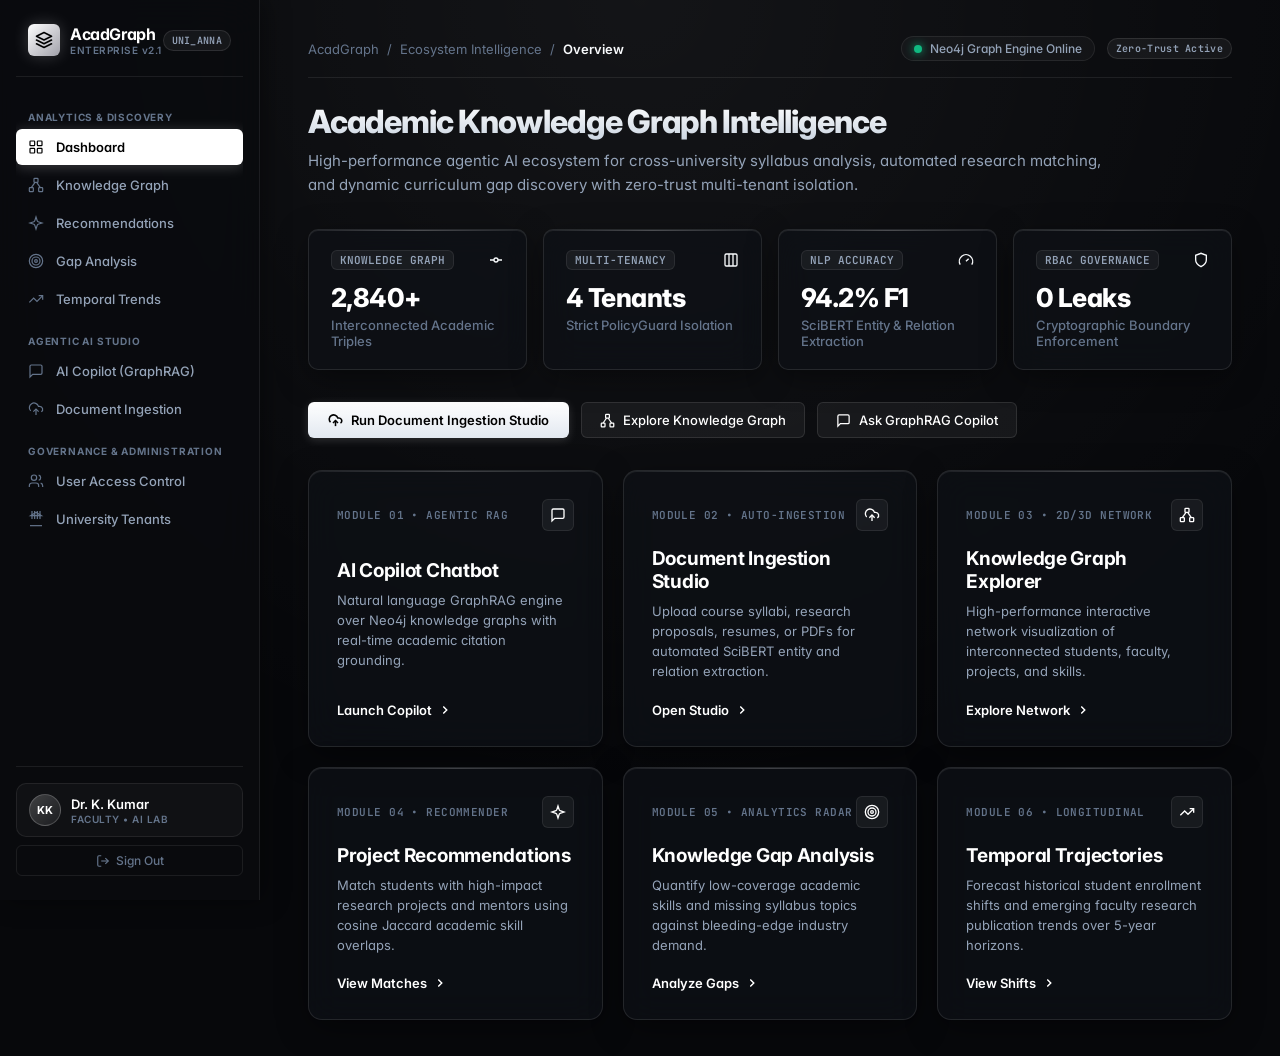
<file: templates/index.html>
<!doctype html>
<html lang="en">
  <head>
    <meta charset="UTF-8" />
    <meta name="viewport" content="width=device-width, initial-scale=1.0" />
    <title>AcadGraph Enterprise | Academic Knowledge Graph Intelligence</title>
    <link rel="stylesheet" href="/static/css/premium.css" />
  </head>
  <body>
    <!-- Left Sidebar -->
    <aside class="sidebar">
      <div class="brand">
        <a href="/" class="brand-wrapper">
          <div class="brand-icon">
            <svg viewBox="0 0 24 24" fill="none" stroke="currentColor" stroke-width="2.2" stroke-linecap="round" stroke-linejoin="round">
              <polygon points="12 2 2 7 12 12 22 7 12 2"></polygon>
              <polyline points="2 17 12 22 22 17"></polyline>
              <polyline points="2 12 12 17 22 12"></polyline>
            </svg>
          </div>
          <div>
            <div class="brand-text">AcadGraph</div>
            <div style="font-size: 10px; color: var(--text-muted); font-weight: 600; letter-spacing: 0.05em;">ENTERPRISE v2.1</div>
          </div>
        </a>
        <span class="badge-tenant" id="tenantPill">UNI_ANNA</span>
      </div>

      <div class="nav-sections">
        <div class="nav-group-title">Analytics & Discovery</div>
        <a href="/" class="nav-link active">
          <svg viewBox="0 0 24 24" fill="none" stroke="currentColor"><rect width="7" height="7" x="3" y="3" rx="1"/><rect width="7" height="7" x="14" y="3" rx="1"/><rect width="7" height="7" x="14" y="14" rx="1"/><rect width="7" height="7" x="3" y="14" rx="1"/></svg>
          <span>Dashboard</span>
        </a>
        <a href="/graph" class="nav-link">
          <svg viewBox="0 0 24 24" fill="none" stroke="currentColor"><rect x="16" y="16" width="6" height="6" rx="1"/><rect x="2" y="16" width="6" height="6" rx="1"/><rect x="9" y="2" width="6" height="6" rx="1"/><path d="m5 16 5.5-8"/><path d="m18.5 16-5.5-8"/></svg>
          <span>Knowledge Graph</span>
        </a>
        <a href="/recommendation" class="nav-link">
          <svg viewBox="0 0 24 24" fill="none" stroke="currentColor"><path d="m12 3-1.912 5.813a2 2 0 0 1-1.275 1.275L3 12l5.813 1.912a2 2 0 0 1 1.275 1.275L12 21l1.912-5.813a2 2 0 0 1 1.275-1.275L21 12l-5.813-1.912a2 2 0 0 1-1.275-1.275L12 3Z"/></svg>
          <span>Recommendations</span>
        </a>
        <a href="/knowledge-gap" class="nav-link">
          <svg viewBox="0 0 24 24" fill="none" stroke="currentColor"><circle cx="12" cy="12" r="10"/><circle cx="12" cy="12" r="6"/><circle cx="12" cy="12" r="2"/></svg>
          <span>Gap Analysis</span>
        </a>
        <a href="/temporal" class="nav-link">
          <svg viewBox="0 0 24 24" fill="none" stroke="currentColor"><polyline points="22 7 13.5 15.5 8.5 10.5 2 17"/><polyline points="16 7 22 7 22 13"/></svg>
          <span>Temporal Trends</span>
        </a>

        <div class="nav-group-title">Agentic AI Studio</div>
        <a href="/chat" class="nav-link">
          <svg viewBox="0 0 24 24" fill="none" stroke="currentColor"><path d="M21 15a2 2 0 0 1-2 2H7l-4 4V5a2 2 0 0 1 2-2h14a2 2 0 0 1 2 2z"/></svg>
          <span>AI Copilot (GraphRAG)</span>
        </a>
        <a href="/upload" class="nav-link">
          <svg viewBox="0 0 24 24" fill="none" stroke="currentColor"><path d="M4 14.899A7 7 0 1 1 15.71 8h1.79a4.5 4.5 0 0 1 2.5 8.242"/><path d="M12 12v9"/><path d="m16 16-4-4-4 4"/></svg>
          <span>Document Ingestion</span>
        </a>

        <div class="nav-group-title">Governance & Administration</div>
        <a href="/admin/users" class="nav-link">
          <svg viewBox="0 0 24 24" fill="none" stroke="currentColor"><path d="M16 21v-2a4 4 0 0 0-4-4H6a4 4 0 0 0-4 4v2"/><circle cx="9" cy="7" r="4"/><path d="M22 21v-2a4 4 0 0 0-3-3.87"/><path d="M16 3.13a4 4 0 0 1 0 7.75"/></svg>
          <span>User Access Control</span>
        </a>
        <a href="/admin/universities" class="nav-link">
          <svg viewBox="0 0 24 24" fill="none" stroke="currentColor"><line x1="3" x2="21" y1="22" y2="22"/><line x1="6" x2="6" y2="12"/><line x1="10" x2="10" y2="12"/><line x1="14" x2="14" y2="12"/><line x1="18" x2="18" y2="12"/><polygon points="12 2 20 7 4 7"/></svg>
          <span>University Tenants</span>
        </a>
      </div>

      <div class="user-footer" id="userFooter">
        <div class="user-card">
          <div class="user-avatar" id="userAvatar">KK</div>
          <div class="user-info">
            <div class="user-name" id="userName">Dr. K. Kumar</div>
            <div class="user-role" id="userRole">Faculty • AI Lab</div>
          </div>
        </div>
        <a href="/login" class="btn-logout" onclick="localStorage.clear()">
          <svg width="14" height="14" viewBox="0 0 24 24" fill="none" stroke="currentColor" stroke-width="2"><path d="M9 21H5a2 2 0 0 1-2-2V5a2 2 0 0 1 2-2h4"/><polyline points="16 17 21 12 16 7"/><line x1="21" x2="9" y1="12" y2="12"/></svg>
          <span>Sign Out</span>
        </a>
      </div>
    </aside>

    <!-- Main Workspace -->
    <main class="main-wrapper">
      <!-- Top Command Bar -->
      <div class="top-nav-bar">
        <div class="breadcrumb-trail">
          <span>AcadGraph</span>
          <span>/</span>
          <span>Ecosystem Intelligence</span>
          <span>/</span>
          <span class="crumb-active">Overview</span>
        </div>

        <div style="display: flex; align-items: center; gap: 12px;">
          <div class="top-status-pill">
            <div class="pulse-dot"></div>
            <span>Neo4j Graph Engine Online</span>
          </div>
          <div class="badge-tenant">Zero-Trust Active</div>
        </div>
      </div>

      <!-- Hero Header -->
      <div class="page-header">
        <h1 class="page-title">Academic Knowledge Graph Intelligence</h1>
        <p class="page-desc">
          High-performance agentic AI ecosystem for cross-university syllabus analysis, automated research matching, 
          and dynamic curriculum gap discovery with zero-trust multi-tenant isolation.
        </p>
      </div>

      <!-- KPI Metrics Bar -->
      <div class="stats-grid">
        <div class="stat-card">
          <div class="stat-header">
            <span class="stat-badge">KNOWLEDGE GRAPH</span>
            <svg width="16" height="16" viewBox="0 0 24 24" fill="none" stroke="currentColor" stroke-width="2"><circle cx="12" cy="12" r="3"/><path d="M3 12h6m6 0h6"/></svg>
          </div>
          <div class="stat-val">2,840+</div>
          <div class="stat-lbl">Interconnected Academic Triples</div>
        </div>

        <div class="stat-card">
          <div class="stat-header">
            <span class="stat-badge">MULTI-TENANCY</span>
            <svg width="16" height="16" viewBox="0 0 24 24" fill="none" stroke="currentColor" stroke-width="2"><rect width="18" height="18" x="3" y="3" rx="2"/><path d="M9 3v18m6-18v18"/></svg>
          </div>
          <div class="stat-val">4 Tenants</div>
          <div class="stat-lbl">Strict PolicyGuard Isolation</div>
        </div>

        <div class="stat-card">
          <div class="stat-header">
            <span class="stat-badge">NLP ACCURACY</span>
            <svg width="16" height="16" viewBox="0 0 24 24" fill="none" stroke="currentColor" stroke-width="2"><path d="m12 14 4-4"/><path d="M3.34 19a10 10 0 1 1 17.32 0"/></svg>
          </div>
          <div class="stat-val">94.2% F1</div>
          <div class="stat-lbl">SciBERT Entity & Relation Extraction</div>
        </div>

        <div class="stat-card">
          <div class="stat-header">
            <span class="stat-badge">RBAC GOVERNANCE</span>
            <svg width="16" height="16" viewBox="0 0 24 24" fill="none" stroke="currentColor" stroke-width="2"><path d="M12 22s8-4 8-10V5l-8-3-8 3v7c0 6 8 10 8 10z"/></svg>
          </div>
          <div class="stat-val">0 Leaks</div>
          <div class="stat-lbl">Cryptographic Boundary Enforcement</div>
        </div>
      </div>

      <!-- Action Ribbon -->
      <div style="display: flex; gap: 12px; margin-bottom: 32px;">
        <a href="/upload" class="btn-primary">
          <svg width="15" height="15" viewBox="0 0 24 24" fill="none" stroke="currentColor" stroke-width="2.5"><path d="M4 14.899A7 7 0 1 1 15.71 8h1.79a4.5 4.5 0 0 1 2.5 8.242"/><path d="M12 12v9"/><path d="m16 16-4-4-4 4"/></svg>
          <span>Run Document Ingestion Studio</span>
        </a>
        <a href="/graph" class="btn-secondary">
          <svg width="15" height="15" viewBox="0 0 24 24" fill="none" stroke="currentColor" stroke-width="2"><rect x="16" y="16" width="6" height="6" rx="1"/><rect x="2" y="16" width="6" height="6" rx="1"/><rect x="9" y="2" width="6" height="6" rx="1"/><path d="m5 16 5.5-8"/><path d="m18.5 16-5.5-8"/></svg>
          <span>Explore Knowledge Graph</span>
        </a>
        <a href="/chat" class="btn-secondary">
          <svg width="15" height="15" viewBox="0 0 24 24" fill="none" stroke="currentColor" stroke-width="2"><path d="M21 15a2 2 0 0 1-2 2H7l-4 4V5a2 2 0 0 1 2-2h14a2 2 0 0 1 2 2z"/></svg>
          <span>Ask GraphRAG Copilot</span>
        </a>
      </div>

      <!-- Core Modules Grid -->
      <div class="modules-grid">
        <a href="/chat" class="module-card">
          <div class="module-top">
            <span class="module-meta">Module 01 • Agentic RAG</span>
            <div class="module-icon">
              <svg width="16" height="16" viewBox="0 0 24 24" fill="none" stroke="currentColor" stroke-width="2"><path d="M21 15a2 2 0 0 1-2 2H7l-4 4V5a2 2 0 0 1 2-2h14a2 2 0 0 1 2 2z"/></svg>
            </div>
          </div>
          <div>
            <div class="module-title">AI Copilot Chatbot</div>
            <div class="module-desc">Natural language GraphRAG engine over Neo4j knowledge graphs with real-time academic citation grounding.</div>
          </div>
          <div class="module-arrow">
            <span>Launch Copilot</span>
            <svg width="14" height="14" viewBox="0 0 24 24" fill="none" stroke="currentColor" stroke-width="2.5"><polyline points="9 18 15 12 9 6"/></svg>
          </div>
        </a>

        <a href="/upload" class="module-card">
          <div class="module-top">
            <span class="module-meta">Module 02 • Auto-Ingestion</span>
            <div class="module-icon">
              <svg width="16" height="16" viewBox="0 0 24 24" fill="none" stroke="currentColor" stroke-width="2"><path d="M4 14.899A7 7 0 1 1 15.71 8h1.79a4.5 4.5 0 0 1 2.5 8.242"/><path d="M12 12v9"/><path d="m16 16-4-4-4 4"/></svg>
            </div>
          </div>
          <div>
            <div class="module-title">Document Ingestion Studio</div>
            <div class="module-desc">Upload course syllabi, research proposals, resumes, or PDFs for automated SciBERT entity and relation extraction.</div>
          </div>
          <div class="module-arrow">
            <span>Open Studio</span>
            <svg width="14" height="14" viewBox="0 0 24 24" fill="none" stroke="currentColor" stroke-width="2.5"><polyline points="9 18 15 12 9 6"/></svg>
          </div>
        </a>

        <a href="/graph" class="module-card">
          <div class="module-top">
            <span class="module-meta">Module 03 • 2D/3D Network</span>
            <div class="module-icon">
              <svg width="16" height="16" viewBox="0 0 24 24" fill="none" stroke="currentColor" stroke-width="2"><rect x="16" y="16" width="6" height="6" rx="1"/><rect x="2" y="16" width="6" height="6" rx="1"/><rect x="9" y="2" width="6" height="6" rx="1"/><path d="m5 16 5.5-8"/><path d="m18.5 16-5.5-8"/></svg>
            </div>
          </div>
          <div>
            <div class="module-title">Knowledge Graph Explorer</div>
            <div class="module-desc">High-performance interactive network visualization of interconnected students, faculty, projects, and skills.</div>
          </div>
          <div class="module-arrow">
            <span>Explore Network</span>
            <svg width="14" height="14" viewBox="0 0 24 24" fill="none" stroke="currentColor" stroke-width="2.5"><polyline points="9 18 15 12 9 6"/></svg>
          </div>
        </a>

        <a href="/recommendation" class="module-card">
          <div class="module-top">
            <span class="module-meta">Module 04 • Recommender</span>
            <div class="module-icon">
              <svg width="16" height="16" viewBox="0 0 24 24" fill="none" stroke="currentColor" stroke-width="2"><path d="m12 3-1.912 5.813a2 2 0 0 1-1.275 1.275L3 12l5.813 1.912a2 2 0 0 1 1.275 1.275L12 21l1.912-5.813a2 2 0 0 1 1.275-1.275L21 12l-5.813-1.912a2 2 0 0 1-1.275-1.275L12 3Z"/></svg>
            </div>
          </div>
          <div>
            <div class="module-title">Project Recommendations</div>
            <div class="module-desc">Match students with high-impact research projects and mentors using cosine Jaccard academic skill overlaps.</div>
          </div>
          <div class="module-arrow">
            <span>View Matches</span>
            <svg width="14" height="14" viewBox="0 0 24 24" fill="none" stroke="currentColor" stroke-width="2.5"><polyline points="9 18 15 12 9 6"/></svg>
          </div>
        </a>

        <a href="/knowledge-gap" class="module-card">
          <div class="module-top">
            <span class="module-meta">Module 05 • Analytics Radar</span>
            <div class="module-icon">
              <svg width="16" height="16" viewBox="0 0 24 24" fill="none" stroke="currentColor" stroke-width="2"><circle cx="12" cy="12" r="10"/><circle cx="12" cy="12" r="6"/><circle cx="12" cy="12" r="2"/></svg>
            </div>
          </div>
          <div>
            <div class="module-title">Knowledge Gap Analysis</div>
            <div class="module-desc">Quantify low-coverage academic skills and missing syllabus topics against bleeding-edge industry demand.</div>
          </div>
          <div class="module-arrow">
            <span>Analyze Gaps</span>
            <svg width="14" height="14" viewBox="0 0 24 24" fill="none" stroke="currentColor" stroke-width="2.5"><polyline points="9 18 15 12 9 6"/></svg>
          </div>
        </a>

        <a href="/temporal" class="module-card">
          <div class="module-top">
            <span class="module-meta">Module 06 • Longitudinal</span>
            <div class="module-icon">
              <svg width="16" height="16" viewBox="0 0 24 24" fill="none" stroke="currentColor" stroke-width="2"><polyline points="22 7 13.5 15.5 8.5 10.5 2 17"/><polyline points="16 7 22 7 22 13"/></svg>
            </div>
          </div>
          <div>
            <div class="module-title">Temporal Trajectories</div>
            <div class="module-desc">Forecast historical student enrollment shifts and emerging faculty research publication trends over 5-year horizons.</div>
          </div>
          <div class="module-arrow">
            <span>View Shifts</span>
            <svg width="14" height="14" viewBox="0 0 24 24" fill="none" stroke="currentColor" stroke-width="2.5"><polyline points="9 18 15 12 9 6"/></svg>
          </div>
        </a>
      </div>
    </main>

    <script>
      const userStr = localStorage.getItem('acadgraph_user');
      if (userStr) {
        try {
          const u = JSON.parse(userStr);
          document.getElementById('tenantPill').innerText = u.university_id || 'UNI_ANNA';
          document.getElementById('userName').innerText = u.name || 'Academic User';
          document.getElementById('userRole').innerText = (u.role || 'Faculty') + ' • ' + (u.university_id || 'Tenant');
          
          const initials = (u.name || 'AU').split(' ').map(n => n[0]).join('').substring(0, 2).toUpperCase();
          document.getElementById('userAvatar').innerText = initials;
        } catch (e) {}
      }
    </script>
  </body>
</html>
</file>
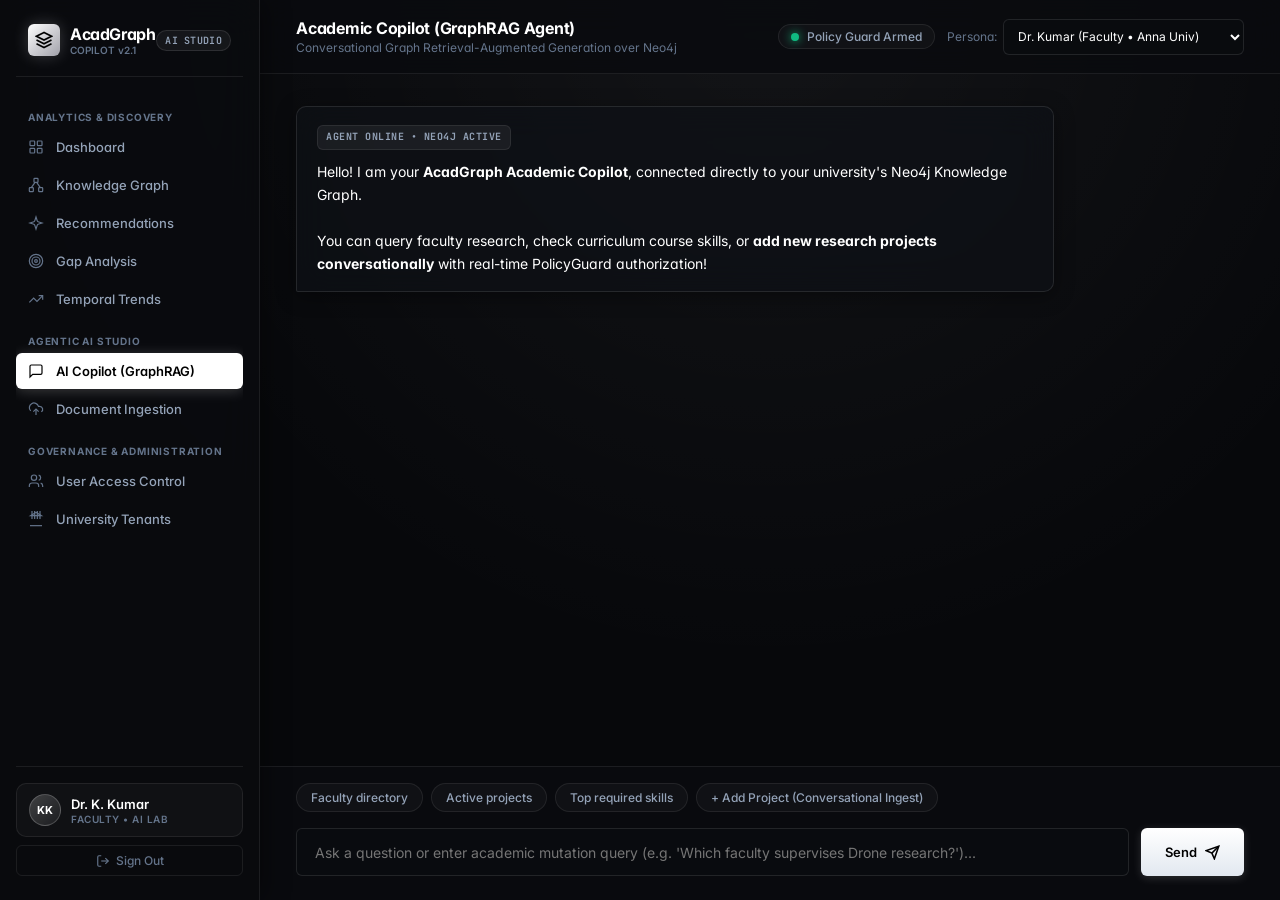
<file: templates/chat.html>
<!doctype html>
<html lang="en">
  <head>
    <meta charset="UTF-8" />
    <meta name="viewport" content="width=device-width, initial-scale=1.0" />
    <title>AI Copilot | AcadGraph Enterprise</title>
    <link rel="stylesheet" href="/static/css/premium.css" />
    <style>
      body {
        height: 100vh;
        overflow: hidden;
      }
      .chat-workspace {
        flex: 1;
        display: flex;
        flex-direction: column;
        height: 100vh;
        background: var(--bg-canvas-radial);
        position: relative;
      }
      .chat-header {
        padding: 18px 36px;
        border-bottom: 1px solid var(--border-subtle);
        background: rgba(10, 11, 15, 0.85);
        backdrop-filter: blur(16px);
        display: flex;
        justify-content: space-between;
        align-items: center;
        z-index: 10;
      }
      .messages-container {
        flex: 1;
        padding: 32px 36px;
        overflow-y: auto;
        display: flex;
        flex-direction: column;
        gap: 20px;
        scrollbar-width: thin;
        scrollbar-color: rgba(255, 255, 255, 0.1) transparent;
      }
      .message {
        max-width: 80%;
        padding: 16px 20px;
        border-radius: var(--radius-md);
        font-size: 14px;
        line-height: 1.65;
        word-break: break-word;
        box-shadow: 0 4px 20px rgba(0, 0, 0, 0.4);
      }
      .msg-user {
        align-self: flex-end;
        background: linear-gradient(135deg, #ffffff 0%, #e2e8f0 100%);
        color: #000000;
        border-bottom-right-radius: 2px;
        font-weight: 500;
      }
      .msg-bot {
        align-self: flex-start;
        background: var(--bg-surface);
        backdrop-filter: blur(16px);
        border: 1px solid var(--border-card);
        color: #ffffff;
        border-bottom-left-radius: 2px;
      }
      .badge-action {
        display: inline-flex;
        align-items: center;
        gap: 6px;
        font-family: var(--font-mono);
        font-size: 10px;
        font-weight: 700;
        text-transform: uppercase;
        letter-spacing: 0.05em;
        padding: 3px 8px;
        border-radius: var(--radius-sm);
        background: rgba(255, 255, 255, 0.06);
        border: 1px solid var(--border-subtle);
        margin-bottom: 10px;
        color: var(--text-secondary);
      }
      .badge-mutated {
        background: #ffffff;
        color: #000000;
        border-color: #ffffff;
      }
      .badge-blocked {
        background: rgba(239, 68, 68, 0.15);
        border-color: rgba(239, 68, 68, 0.4);
        color: #fca5a5;
      }
      .input-bar-container {
        padding: 16px 36px 24px;
        border-top: 1px solid var(--border-subtle);
        background: rgba(10, 11, 15, 0.95);
        backdrop-filter: blur(16px);
      }
      .quick-prompts {
        display: flex;
        gap: 8px;
        overflow-x: auto;
        margin-bottom: 12px;
        padding-bottom: 4px;
      }
      .prompt-chip {
        background: rgba(255, 255, 255, 0.03);
        border: 1px solid var(--border-subtle);
        color: var(--text-secondary);
        padding: 6px 14px;
        border-radius: var(--radius-full);
        font-size: 12px;
        font-weight: 500;
        white-space: nowrap;
        cursor: pointer;
        transition: var(--transition);
      }
      .prompt-chip:hover {
        background: rgba(255, 255, 255, 0.08);
        border-color: var(--border-hover);
        color: #ffffff;
        transform: translateY(-1px);
      }
      .chat-input-wrapper {
        display: flex;
        gap: 12px;
      }
      .chat-input-wrapper input {
        flex: 1;
        height: 48px;
        padding: 0 18px;
        font-size: 14px;
      }
    </style>
  </head>
  <body>
    <!-- Left Sidebar -->
    <aside class="sidebar">
      <div class="brand">
        <a href="/" class="brand-wrapper">
          <div class="brand-icon">
            <svg viewBox="0 0 24 24" fill="none" stroke="currentColor" stroke-width="2.2">
              <polygon points="12 2 2 7 12 12 22 7 12 2"></polygon>
              <polyline points="2 17 12 22 22 17"></polyline>
              <polyline points="2 12 12 17 22 12"></polyline>
            </svg>
          </div>
          <div>
            <div class="brand-text">AcadGraph</div>
            <div style="font-size: 10px; color: var(--text-muted); font-weight: 600;">COPILOT v2.1</div>
          </div>
        </a>
        <span class="badge-tenant" id="tenantPill">AI STUDIO</span>
      </div>

      <div class="nav-sections">
        <div class="nav-group-title">Analytics & Discovery</div>
        <a href="/" class="nav-link">
          <svg viewBox="0 0 24 24" fill="none" stroke="currentColor"><rect width="7" height="7" x="3" y="3" rx="1"/><rect width="7" height="7" x="14" y="3" rx="1"/><rect width="7" height="7" x="14" y="14" rx="1"/><rect width="7" height="7" x="3" y="14" rx="1"/></svg>
          <span>Dashboard</span>
        </a>
        <a href="/graph" class="nav-link">
          <svg viewBox="0 0 24 24" fill="none" stroke="currentColor"><rect x="16" y="16" width="6" height="6" rx="1"/><rect x="2" y="16" width="6" height="6" rx="1"/><rect x="9" y="2" width="6" height="6" rx="1"/><path d="m5 16 5.5-8"/><path d="m18.5 16-5.5-8"/></svg>
          <span>Knowledge Graph</span>
        </a>
        <a href="/recommendation" class="nav-link">
          <svg viewBox="0 0 24 24" fill="none" stroke="currentColor"><path d="m12 3-1.912 5.813a2 2 0 0 1-1.275 1.275L3 12l5.813 1.912a2 2 0 0 1 1.275 1.275L12 21l1.912-5.813a2 2 0 0 1 1.275-1.275L21 12l-5.813-1.912a2 2 0 0 1-1.275-1.275L12 3Z"/></svg>
          <span>Recommendations</span>
        </a>
        <a href="/knowledge-gap" class="nav-link">
          <svg viewBox="0 0 24 24" fill="none" stroke="currentColor"><circle cx="12" cy="12" r="10"/><circle cx="12" cy="12" r="6"/><circle cx="12" cy="12" r="2"/></svg>
          <span>Gap Analysis</span>
        </a>
        <a href="/temporal" class="nav-link">
          <svg viewBox="0 0 24 24" fill="none" stroke="currentColor"><polyline points="22 7 13.5 15.5 8.5 10.5 2 17"/><polyline points="16 7 22 7 22 13"/></svg>
          <span>Temporal Trends</span>
        </a>

        <div class="nav-group-title">Agentic AI Studio</div>
        <a href="/chat" class="nav-link active">
          <svg viewBox="0 0 24 24" fill="none" stroke="currentColor"><path d="M21 15a2 2 0 0 1-2 2H7l-4 4V5a2 2 0 0 1 2-2h14a2 2 0 0 1 2 2z"/></svg>
          <span>AI Copilot (GraphRAG)</span>
        </a>
        <a href="/upload" class="nav-link">
          <svg viewBox="0 0 24 24" fill="none" stroke="currentColor"><path d="M4 14.899A7 7 0 1 1 15.71 8h1.79a4.5 4.5 0 0 1 2.5 8.242"/><path d="M12 12v9"/><path d="m16 16-4-4-4 4"/></svg>
          <span>Document Ingestion</span>
        </a>

        <div class="nav-group-title">Governance & Administration</div>
        <a href="/admin/users" class="nav-link">
          <svg viewBox="0 0 24 24" fill="none" stroke="currentColor"><path d="M16 21v-2a4 4 0 0 0-4-4H6a4 4 0 0 0-4 4v2"/><circle cx="9" cy="7" r="4"/><path d="M22 21v-2a4 4 0 0 0-3-3.87"/><path d="M16 3.13a4 4 0 0 1 0 7.75"/></svg>
          <span>User Access Control</span>
        </a>
        <a href="/admin/universities" class="nav-link">
          <svg viewBox="0 0 24 24" fill="none" stroke="currentColor"><line x1="3" x2="21" y1="22" y2="22"/><line x1="6" x2="6" y2="12"/><line x1="10" x2="10" y2="12"/><line x1="14" x2="14" y2="12"/><line x1="18" x2="18" y2="12"/><polygon points="12 2 20 7 4 7"/></svg>
          <span>University Tenants</span>
        </a>
      </div>

      <div class="user-footer" id="userFooter">
        <div class="user-card">
          <div class="user-avatar" id="userAvatar">KK</div>
          <div class="user-info">
            <div class="user-name" id="userName">Dr. K. Kumar</div>
            <div class="user-role" id="userRole">Faculty • AI Lab</div>
          </div>
        </div>
        <a href="/login" class="btn-logout" onclick="localStorage.clear()">
          <svg width="14" height="14" viewBox="0 0 24 24" fill="none" stroke="currentColor" stroke-width="2"><path d="M9 21H5a2 2 0 0 1-2-2V5a2 2 0 0 1 2-2h4"/><polyline points="16 17 21 12 16 7"/><line x1="21" x2="9" y1="12" y2="12"/></svg>
          <span>Sign Out</span>
        </a>
      </div>
    </aside>

    <!-- Chat Main Workspace -->
    <main class="chat-workspace" style="margin-left: 260px;">
      <div class="chat-header">
        <div>
          <div style="font-size: 16px; font-weight: 700; color: #fff; letter-spacing: -0.015em;">Academic Copilot (GraphRAG Agent)</div>
          <div style="font-size: 12px; color: var(--text-muted); margin-top: 2px;">Conversational Graph Retrieval-Augmented Generation over Neo4j</div>
        </div>

        <div style="display: flex; align-items: center; gap: 12px;">
          <div class="top-status-pill">
            <div class="pulse-dot"></div>
            <span>Policy Guard Armed</span>
          </div>

          <div style="display: flex; align-items: center; gap: 6px;">
            <span style="font-size: 12px; color: var(--text-muted);">Persona:</span>
            <select id="roleSwitcher" class="role-selector" onchange="switchPersona()" style="width: auto; height: 36px; padding: 4px 10px; font-size: 12px;">
              <option value="faculty.kumar@annauniv.edu">Dr. Kumar (Faculty • Anna Univ)</option>
              <option value="student.riya@annauniv.edu">Riya Sharma (Student • Anna Univ)</option>
              <option value="admin.anna@annauniv.edu">Dean Admin (Anna Univ)</option>
              <option value="superadmin@acadgraph.io">Platform Super Admin</option>
            </select>
          </div>
        </div>
      </div>

      <!-- Messages Stream -->
      <div class="messages-container" id="messagesContainer">
        <div class="message msg-bot">
          <span class="badge-action">Agent Online • Neo4j Active</span>
          <div>
            Hello! I am your <strong>AcadGraph Academic Copilot</strong>, connected directly to your university's Neo4j Knowledge Graph.
            <br/><br/>
            You can query faculty research, check curriculum course skills, or <strong>add new research projects conversationally</strong> with real-time PolicyGuard authorization!
          </div>
        </div>
      </div>

      <!-- Input Bar Container -->
      <div class="input-bar-container">
        <!-- Quick Suggested Prompts -->
        <div class="quick-prompts">
          <button class="prompt-chip" onclick="sendPrompt('Which faculty teaches Machine Learning courses?')">Faculty directory</button>
          <button class="prompt-chip" onclick="sendPrompt('What projects are currently active in our university?')">Active projects</button>
          <button class="prompt-chip" onclick="sendPrompt('What skills are most in-demand for current projects?')">Top required skills</button>
          <button class="prompt-chip" onclick="sendPrompt('Add project: Autonomous Robotics Platform supervised by Dr. Kumar requiring ROS and Python.')">+ Add Project (Conversational Ingest)</button>
        </div>

        <div class="chat-input-wrapper">
          <input 
            type="text" 
            id="chatInput" 
            placeholder="Ask a question or enter academic mutation query (e.g. 'Which faculty supervises Drone research?')..." 
            onkeydown="if(event.key==='Enter') sendMessage()"
          />
          <button class="btn-primary" id="sendBtn" onclick="sendMessage()" style="height: 48px; padding: 0 24px;">
            <span>Send</span>
            <svg width="15" height="15" viewBox="0 0 24 24" fill="none" stroke="currentColor" stroke-width="2.5"><line x1="22" y1="2" x2="11" y2="13"/><polygon points="22 2 15 22 11 13 2 9 22 2"/></svg>
          </button>
        </div>
      </div>
    </main>

    <script>
      let currentUsername = "faculty.kumar@annauniv.edu";

      const userStr = localStorage.getItem('acadgraph_user');
      if (userStr) {
        try {
          const u = JSON.parse(userStr);
          currentUsername = u.username;
          document.getElementById('tenantPill').innerText = u.university_id || 'AI STUDIO';
          document.getElementById('userName').innerText = u.name || 'Academic User';
          document.getElementById('userRole').innerText = (u.role || 'Faculty') + ' • ' + (u.university_id || 'Tenant');
          
          const initials = (u.name || 'AU').split(' ').map(n => n[0]).join('').substring(0, 2).toUpperCase();
          document.getElementById('userAvatar').innerText = initials;

          // Select matching option if present
          const select = document.getElementById('roleSwitcher');
          for (let i = 0; i < select.options.length; i++) {
            if (select.options[i].value === u.username) {
              select.selectedIndex = i;
              break;
            }
          }
        } catch (e) {}
      }

      function switchPersona() {
        currentUsername = document.getElementById('roleSwitcher').value;
      }

      function sendPrompt(text) {
        document.getElementById('chatInput').value = text;
        sendMessage();
      }

      async function sendMessage() {
        const input = document.getElementById('chatInput');
        const text = input.value.trim();
        if (!text) return;

        input.value = '';
        appendMessage(text, 'msg-user');

        const sendBtn = document.getElementById('sendBtn');
        sendBtn.disabled = true;

        try {
          const token = localStorage.getItem('acadgraph_token');
          const headers = { 'Content-Type': 'application/json' };
          if (token) {
            headers['Authorization'] = 'Bearer ' + token;
          }

          const res = await fetch('/api/chat', {
            method: 'POST',
            headers: headers,
            body: JSON.stringify({ message: text, username: currentUsername })
          });

          const data = await res.json();
          let badgeClass = 'badge-action';
          let actionLabel = data.action_taken || 'QUERY';

          if (data.action_taken === 'GRAPH_MUTATED') {
            badgeClass = 'badge-action badge-mutated';
            actionLabel = 'Graph Mutated';
          } else if (data.action_taken === 'BLOCKED_RBAC') {
            badgeClass = 'badge-action badge-blocked';
            actionLabel = 'RBAC Blocked';
          }

          appendBotMessage(data.reply, badgeClass, actionLabel);
        } catch (err) {
          appendBotMessage('Failed to communicate with AI agent: ' + err.message, 'badge-action badge-blocked', 'Error');
        } finally {
          sendBtn.disabled = false;
        }
      }

      function appendMessage(text, className) {
        const c = document.getElementById('messagesContainer');
        const div = document.createElement('div');
        div.className = 'message ' + className;
        div.innerText = text;
        c.appendChild(div);
        c.scrollTop = c.scrollHeight;
      }

      function appendBotMessage(text, badgeClass, actionLabel) {
        const c = document.getElementById('messagesContainer');
        const div = document.createElement('div');
        div.className = 'message msg-bot';
        let formatted = text
          .replace(/\n/g, '<br/>')
          .replace(/\*\*(.*?)\*\*/g, '<strong>$1</strong>');

        div.innerHTML = `<span class="${badgeClass}">${actionLabel}</span><div>${formatted}</div>`;
        c.appendChild(div);
        c.scrollTop = c.scrollHeight;
      }
    </script>
  </body>
</html>
</file>
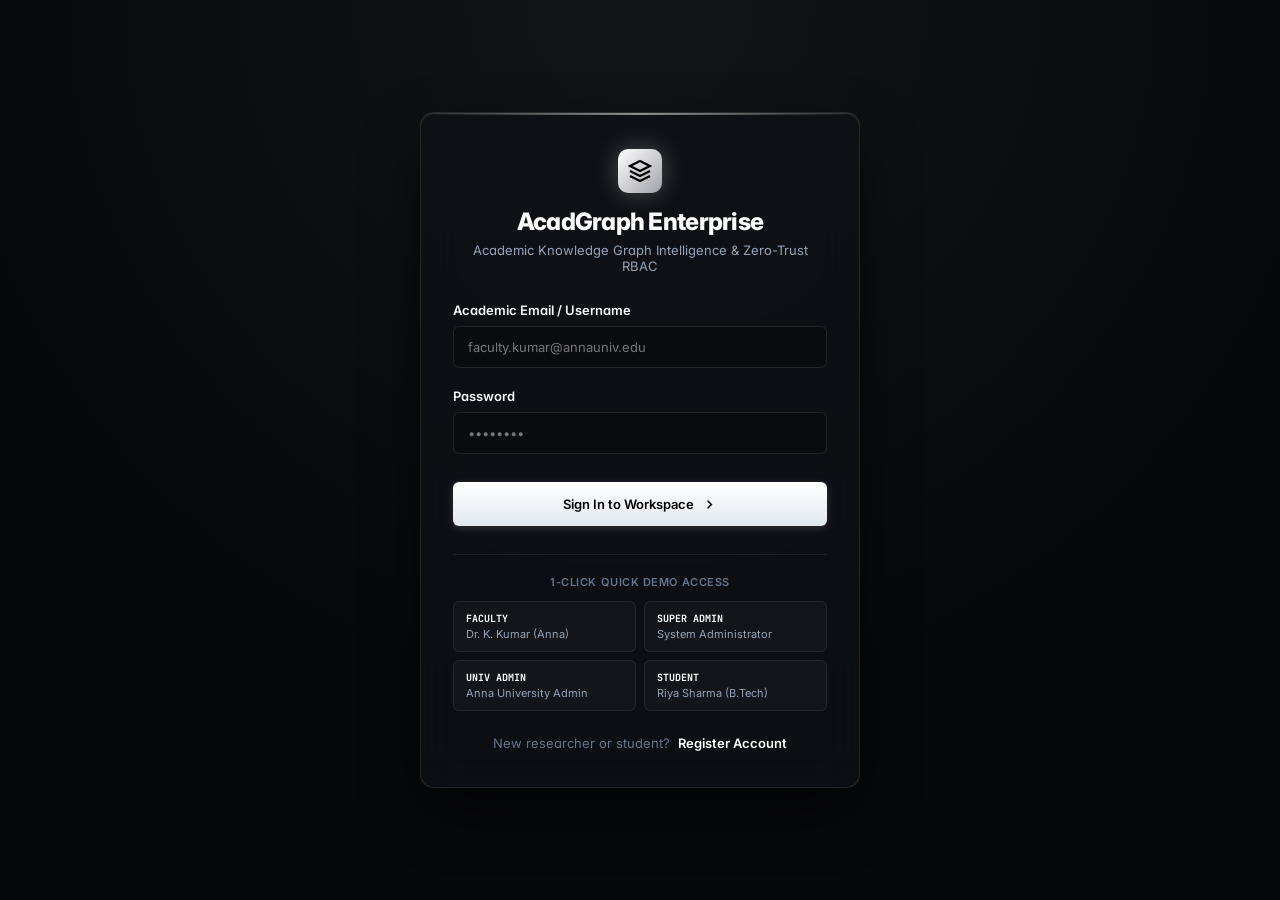
<file: templates/login.html>
<!doctype html>
<html lang="en">
  <head>
    <meta charset="UTF-8" />
    <meta name="viewport" content="width=device-width, initial-scale=1.0" />
    <title>Sign In | AcadGraph Enterprise</title>
    <link rel="stylesheet" href="/static/css/premium.css" />
    <style>
      body {
        align-items: center;
        justify-content: center;
        padding: 24px;
      }
      .login-container {
        width: 100%;
        max-width: 440px;
      }
      .login-card {
        background: var(--bg-surface);
        backdrop-filter: blur(20px);
        -webkit-backdrop-filter: blur(20px);
        border: 1px solid var(--border-card);
        border-radius: var(--radius-lg);
        padding: 36px 32px;
        box-shadow: 0 24px 64px -12px rgba(0, 0, 0, 0.8), inset 0 1px 0 rgba(255, 255, 255, 0.1);
        position: relative;
        overflow: hidden;
      }
      .login-card::before {
        content: '';
        position: absolute;
        top: 0;
        left: 0;
        right: 0;
        height: 2px;
        background: linear-gradient(90deg, transparent 0%, rgba(255, 255, 255, 0.5) 50%, transparent 100%);
      }
      .brand-header {
        text-align: center;
        margin-bottom: 28px;
      }
      .logo-icon-large {
        width: 44px;
        height: 44px;
        border-radius: var(--radius-md);
        background: linear-gradient(135deg, #ffffff 0%, #a1a1aa 100%);
        color: #000;
        display: inline-flex;
        align-items: center;
        justify-content: center;
        margin-bottom: 14px;
        box-shadow: 0 0 24px rgba(255, 255, 255, 0.25);
      }
      .brand-title {
        font-size: 24px;
        font-weight: 800;
        letter-spacing: -0.03em;
        color: #ffffff;
        margin-bottom: 6px;
      }
      .brand-subtitle {
        color: var(--text-secondary);
        font-size: 13px;
      }
      .error-box {
        display: none;
        background: rgba(239, 68, 68, 0.1);
        border: 1px solid rgba(239, 68, 68, 0.3);
        border-left: 3px solid #ef4444;
        color: #fca5a5;
        padding: 10px 14px;
        border-radius: var(--radius-sm);
        font-size: 13px;
        margin-bottom: 18px;
      }
      .demo-grid {
        display: grid;
        grid-template-columns: 1fr 1fr;
        gap: 8px;
      }
      .demo-btn {
        background: rgba(255, 255, 255, 0.03);
        border: 1px solid var(--border-subtle);
        color: var(--text-secondary);
        padding: 10px 12px;
        border-radius: var(--radius-sm);
        font-size: 11px;
        cursor: pointer;
        text-align: left;
        transition: var(--transition);
      }
      .demo-btn:hover {
        background: rgba(255, 255, 255, 0.08);
        border-color: var(--border-hover);
        color: #ffffff;
        transform: translateY(-1px);
      }
      .demo-role {
        font-family: var(--font-mono);
        font-size: 10px;
        font-weight: 700;
        display: block;
        color: #ffffff;
        margin-bottom: 2px;
      }
    </style>
  </head>
  <body>
    <div class="login-container">
      <div class="login-card">
        <div class="brand-header">
          <div class="logo-icon-large">
            <svg width="24" height="24" viewBox="0 0 24 24" fill="none" stroke="currentColor" stroke-width="2.2">
              <polygon points="12 2 2 7 12 12 22 7 12 2"></polygon>
              <polyline points="2 17 12 22 22 17"></polyline>
              <polyline points="2 12 12 17 22 12"></polyline>
            </svg>
          </div>
          <h1 class="brand-title">AcadGraph Enterprise</h1>
          <p class="brand-subtitle">Academic Knowledge Graph Intelligence & Zero-Trust RBAC</p>
        </div>

        <div id="errorBox" class="error-box"></div>

        <form id="loginForm" onsubmit="handleLogin(event)">
          <div class="form-group">
            <label for="username">Academic Email / Username</label>
            <input type="text" id="username" placeholder="faculty.kumar@annauniv.edu" required />
          </div>

          <div class="form-group">
            <label for="password">Password</label>
            <input type="password" id="password" placeholder="••••••••" required />
          </div>

          <button type="submit" class="btn-primary" id="loginBtn" style="width: 100%; height: 44px; margin-top: 8px;">
            <span>Sign In to Workspace</span>
            <svg width="15" height="15" viewBox="0 0 24 24" fill="none" stroke="currentColor" stroke-width="2.5"><polyline points="9 18 15 12 9 6"/></svg>
          </button>
        </form>

        <!-- Quick 1-Click Demo Accounts -->
        <div style="margin-top: 28px; padding-top: 20px; border-top: 1px solid var(--border-subtle);">
          <div style="font-size: 11px; font-weight: 600; color: var(--text-muted); text-transform: uppercase; letter-spacing: 0.05em; text-align: center; margin-bottom: 12px;">
            1-Click Quick Demo Access
          </div>
          <div class="demo-grid">
            <button class="demo-btn" onclick="fillCreds('faculty.kumar@annauniv.edu', 'faculty123')">
              <span class="demo-role">FACULTY</span>
              Dr. K. Kumar (Anna)
            </button>
            <button class="demo-btn" onclick="fillCreds('superadmin@acadgraph.io', 'admin123')">
              <span class="demo-role">SUPER ADMIN</span>
              System Administrator
            </button>
            <button class="demo-btn" onclick="fillCreds('admin.anna@annauniv.edu', 'admin123')">
              <span class="demo-role">UNIV ADMIN</span>
              Anna University Admin
            </button>
            <button class="demo-btn" onclick="fillCreds('student.riya@annauniv.edu', 'student123')">
              <span class="demo-role">STUDENT</span>
              Riya Sharma (B.Tech)
            </button>
          </div>
        </div>

        <div style="text-align: center; margin-top: 24px; font-size: 13px; color: var(--text-muted);">
          <span>New researcher or student?</span>
          <a href="/register" style="color: #ffffff; text-decoration: none; font-weight: 600; margin-left: 4px;">Register Account</a>
        </div>
      </div>
    </div>

    <script>
      function fillCreds(u, p) {
        document.getElementById('username').value = u;
        document.getElementById('password').value = p;
        document.getElementById('loginBtn').focus();
      }

      async function handleLogin(e) {
        e.preventDefault();
        const username = document.getElementById('username').value.trim();
        const password = document.getElementById('password').value;
        const errBox = document.getElementById('errorBox');
        errBox.style.display = 'none';

        const btn = document.getElementById('loginBtn');
        btn.disabled = true;
        btn.innerHTML = '<span>Verifying credentials...</span>';

        try {
          const res = await fetch('/api/auth/login', {
            method: 'POST',
            headers: { 'Content-Type': 'application/json' },
            body: JSON.stringify({ username, password })
          });

          const data = await res.json();
          if (!res.ok) {
            throw new Error(data.detail || data.error || 'Invalid credentials');
          }

          localStorage.setItem('acadgraph_token', data.access_token);
          localStorage.setItem('acadgraph_user', JSON.stringify(data.user));
          window.location.href = '/';
        } catch (err) {
          errBox.innerText = err.message;
          errBox.style.display = 'block';
        } finally {
          btn.disabled = false;
          btn.innerHTML = '<span>Sign In to Workspace</span> <svg width="15" height="15" viewBox="0 0 24 24" fill="none" stroke="currentColor" stroke-width="2.5"><polyline points="9 18 15 12 9 6"/></svg>';
        }
      }
    </script>
  </body>
</html>
</file>
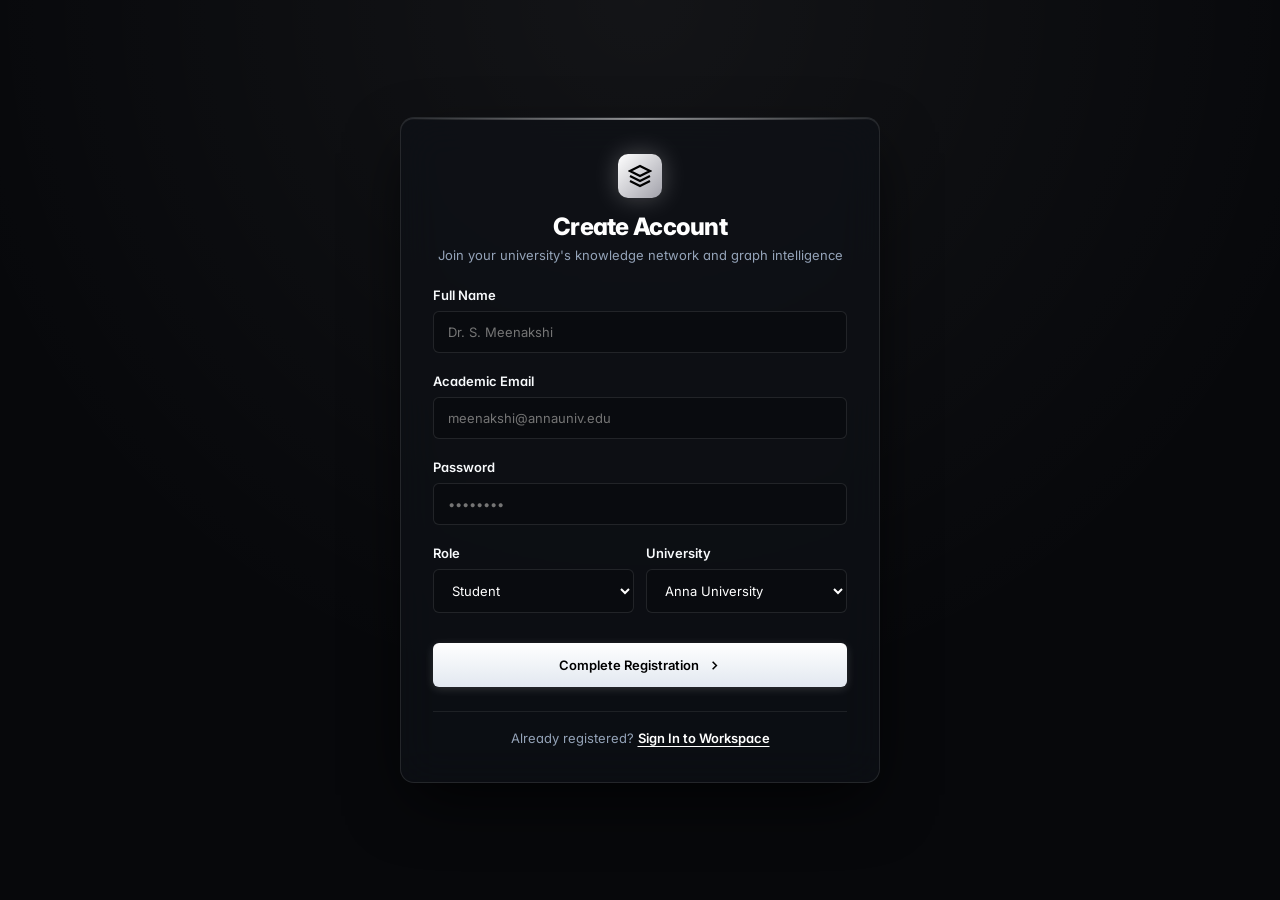
<file: templates/register.html>
<!doctype html>
<html lang="en">
  <head>
    <meta charset="UTF-8" />
    <meta name="viewport" content="width=device-width, initial-scale=1.0" />
    <title>Create Account | AcadGraph Enterprise</title>
    <link rel="stylesheet" href="/static/css/premium.css" />
    <style>
      body {
        align-items: center;
        justify-content: center;
        padding: 24px;
      }
      .register-container {
        width: 100%;
        max-width: 480px;
      }
      .register-card {
        background: var(--bg-surface);
        backdrop-filter: blur(20px);
        -webkit-backdrop-filter: blur(20px);
        border: 1px solid var(--border-card);
        border-radius: var(--radius-lg);
        padding: 36px 32px;
        box-shadow: 0 24px 64px -12px rgba(0, 0, 0, 0.8), inset 0 1px 0 rgba(255, 255, 255, 0.1);
        position: relative;
        overflow: hidden;
      }
      .register-card::before {
        content: '';
        position: absolute;
        top: 0;
        left: 0;
        right: 0;
        height: 2px;
        background: linear-gradient(90deg, transparent 0%, rgba(255, 255, 255, 0.5) 50%, transparent 100%);
      }
      .brand-header {
        text-align: center;
        margin-bottom: 24px;
      }
      .logo-icon-large {
        width: 44px;
        height: 44px;
        border-radius: var(--radius-md);
        background: linear-gradient(135deg, #ffffff 0%, #a1a1aa 100%);
        color: #000;
        display: inline-flex;
        align-items: center;
        justify-content: center;
        margin-bottom: 14px;
        box-shadow: 0 0 24px rgba(255, 255, 255, 0.25);
      }
      .brand-title {
        font-size: 24px;
        font-weight: 800;
        letter-spacing: -0.03em;
        color: #ffffff;
        margin-bottom: 6px;
      }
      .brand-subtitle {
        color: var(--text-secondary);
        font-size: 13px;
      }
      .error-box {
        display: none;
        background: rgba(239, 68, 68, 0.1);
        border: 1px solid rgba(239, 68, 68, 0.3);
        border-left: 3px solid #ef4444;
        color: #fca5a5;
        padding: 10px 14px;
        border-radius: var(--radius-sm);
        font-size: 13px;
        margin-bottom: 18px;
      }
      .grid-2col {
        display: grid;
        grid-template-columns: 1fr 1fr;
        gap: 12px;
      }
      .footer-links {
        text-align: center;
        margin-top: 24px;
        padding-top: 18px;
        border-top: 1px solid var(--border-subtle);
        font-size: 13px;
        color: var(--text-secondary);
      }
      .footer-links a {
        color: #ffffff;
        font-weight: 600;
        text-decoration: underline;
        text-underline-offset: 3px;
        transition: var(--transition);
      }
      .footer-links a:hover {
        color: var(--text-primary);
      }
    </style>
  </head>
  <body>
    <div class="register-container">
      <div class="register-card">
        <div class="brand-header">
          <div class="logo-icon-large">
            <svg width="24" height="24" viewBox="0 0 24 24" fill="none" stroke="currentColor" stroke-width="2.2">
              <polygon points="12 2 2 7 12 12 22 7 12 2"></polygon>
              <polyline points="2 17 12 22 22 17"></polyline>
              <polyline points="2 12 12 17 22 12"></polyline>
            </svg>
          </div>
          <h1 class="brand-title">Create Account</h1>
          <p class="brand-subtitle">Join your university's knowledge network and graph intelligence</p>
        </div>

        <div id="errorBox" class="error-box"></div>

        <form id="regForm" onsubmit="handleRegister(event)">
          <div class="form-group">
            <label for="name">Full Name</label>
            <input type="text" id="name" placeholder="Dr. S. Meenakshi" required />
          </div>

          <div class="form-group">
            <label for="username">Academic Email</label>
            <input type="email" id="username" placeholder="meenakshi@annauniv.edu" required />
          </div>

          <div class="form-group">
            <label for="password">Password</label>
            <input type="password" id="password" placeholder="••••••••" required />
          </div>

          <div class="grid-2col">
            <div class="form-group">
              <label for="role">Role</label>
              <select id="role">
                <option value="STUDENT">Student</option>
                <option value="FACULTY">Faculty</option>
              </select>
            </div>

            <div class="form-group">
              <label for="university">University</label>
              <select id="university">
                <option value="UNI_ANNA">Anna University</option>
                <option value="UNI_IITM">IIT Madras</option>
                <option value="UNI_SRM">SRM Institute</option>
                <option value="UNI_MIT">MIT Campus</option>
              </select>
            </div>
          </div>

          <button type="submit" class="btn-primary" id="submitBtn" style="width: 100%; height: 44px; margin-top: 10px;">
            <span>Complete Registration</span>
            <svg width="15" height="15" viewBox="0 0 24 24" fill="none" stroke="currentColor" stroke-width="2.5"><polyline points="9 18 15 12 9 6"/></svg>
          </button>
        </form>

        <div class="footer-links">
          Already registered? <a href="/login">Sign In to Workspace</a>
        </div>
      </div>
    </div>

    <script>
      async function handleRegister(e) {
        e.preventDefault();
        const name = document.getElementById('name').value.trim();
        const username = document.getElementById('username').value.trim();
        const password = document.getElementById('password').value.trim();
        const role = document.getElementById('role').value;
        const university_id = document.getElementById('university').value;
        const errBox = document.getElementById('errorBox');
        const btn = document.getElementById('submitBtn');

        errBox.style.display = 'none';
        btn.innerHTML = '<span>Creating account...</span>';
        btn.disabled = true;

        try {
          const res = await fetch('/api/auth/register', {
            method: 'POST',
            headers: { 'Content-Type': 'application/json' },
            body: JSON.stringify({ name, username, password, role, university_id })
          });

          const data = await res.json();
          if (!res.ok) {
            throw new Error(data.detail || 'Registration failed');
          }

          localStorage.setItem('acadgraph_token', data.access_token);
          localStorage.setItem('acadgraph_user', JSON.stringify(data.user));
          window.location.href = '/';
        } catch (err) {
          errBox.innerText = err.message;
          errBox.style.display = 'block';
        } finally {
          btn.innerHTML = '<span>Complete Registration</span><svg width="15" height="15" viewBox="0 0 24 24" fill="none" stroke="currentColor" stroke-width="2.5"><polyline points="9 18 15 12 9 6"/></svg>';
          btn.disabled = false;
        }
      }
    </script>
  </body>
</html>
</file>
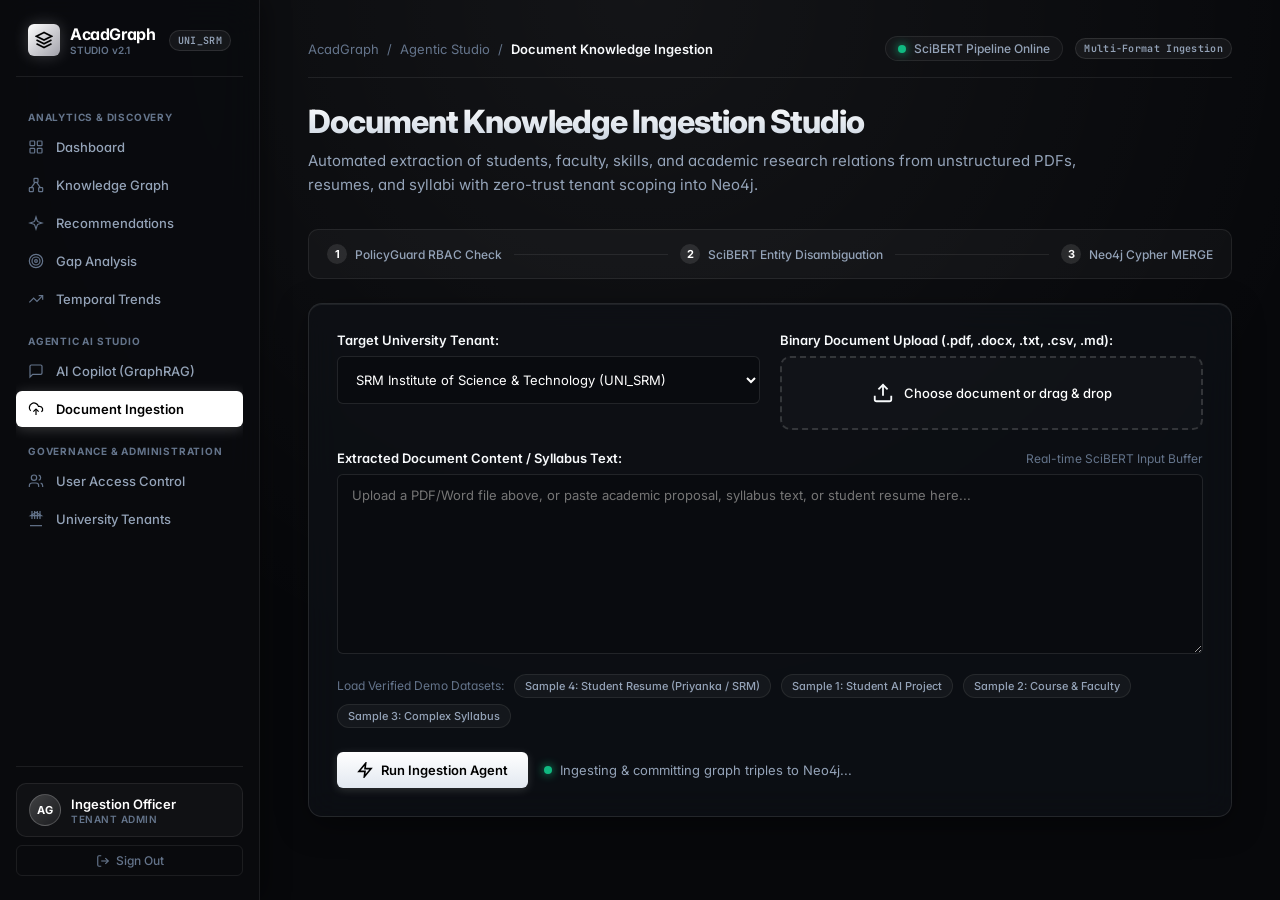
<file: templates/upload.html>
<!doctype html>
<html lang="en">
  <head>
    <meta charset="UTF-8" />
    <meta name="viewport" content="width=device-width, initial-scale=1.0" />
    <title>Document Ingestion Studio | AcadGraph Enterprise</title>
    <link rel="stylesheet" href="/static/css/premium.css" />
    <style>
      .dropzone {
        border: 2px dashed rgba(255, 255, 255, 0.15);
        border-radius: var(--radius-md);
        padding: 24px;
        text-align: center;
        background: rgba(255, 255, 255, 0.02);
        cursor: pointer;
        transition: var(--transition);
        position: relative;
      }
      .dropzone:hover {
        border-color: rgba(255, 255, 255, 0.4);
        background: rgba(255, 255, 255, 0.04);
      }
      .dropzone input[type="file"] {
        position: absolute;
        top: 0;
        left: 0;
        width: 100%;
        height: 100%;
        opacity: 0;
        cursor: pointer;
      }
      .pipeline-tracker {
        display: flex;
        align-items: center;
        gap: 12px;
        margin-bottom: 24px;
        padding: 14px 18px;
        background: rgba(255, 255, 255, 0.03);
        border: 1px solid var(--border-subtle);
        border-radius: var(--radius-md);
      }
      .pipeline-step {
        display: flex;
        align-items: center;
        gap: 8px;
        font-size: 12px;
        color: var(--text-secondary);
        font-weight: 500;
      }
      .step-num {
        width: 20px;
        height: 20px;
        border-radius: 50%;
        background: rgba(255, 255, 255, 0.1);
        display: flex;
        align-items: center;
        justify-content: center;
        font-size: 11px;
        font-weight: 700;
        color: #fff;
      }
      .step-line {
        flex: 1;
        height: 1px;
        background: var(--border-subtle);
      }
    </style>
  </head>
  <body>
    <!-- Left Sidebar -->
    <aside class="sidebar">
      <div class="brand">
        <a href="/" class="brand-wrapper">
          <div class="brand-icon">
            <svg viewBox="0 0 24 24" fill="none" stroke="currentColor" stroke-width="2.2">
              <polygon points="12 2 2 7 12 12 22 7 12 2"></polygon>
              <polyline points="2 17 12 22 22 17"></polyline>
              <polyline points="2 12 12 17 22 12"></polyline>
            </svg>
          </div>
          <div>
            <div class="brand-text">AcadGraph</div>
            <div style="font-size: 10px; color: var(--text-muted); font-weight: 600;">STUDIO v2.1</div>
          </div>
        </a>
        <span class="badge-tenant" id="tenantPill">UNI_SRM</span>
      </div>

      <div class="nav-sections">
        <div class="nav-group-title">Analytics & Discovery</div>
        <a href="/" class="nav-link">
          <svg viewBox="0 0 24 24" fill="none" stroke="currentColor"><rect width="7" height="7" x="3" y="3" rx="1"/><rect width="7" height="7" x="14" y="3" rx="1"/><rect width="7" height="7" x="14" y="14" rx="1"/><rect width="7" height="7" x="3" y="14" rx="1"/></svg>
          <span>Dashboard</span>
        </a>
        <a href="/graph" class="nav-link">
          <svg viewBox="0 0 24 24" fill="none" stroke="currentColor"><rect x="16" y="16" width="6" height="6" rx="1"/><rect x="2" y="16" width="6" height="6" rx="1"/><rect x="9" y="2" width="6" height="6" rx="1"/><path d="m5 16 5.5-8"/><path d="m18.5 16-5.5-8"/></svg>
          <span>Knowledge Graph</span>
        </a>
        <a href="/recommendation" class="nav-link">
          <svg viewBox="0 0 24 24" fill="none" stroke="currentColor"><path d="m12 3-1.912 5.813a2 2 0 0 1-1.275 1.275L3 12l5.813 1.912a2 2 0 0 1 1.275 1.275L12 21l1.912-5.813a2 2 0 0 1 1.275-1.275L21 12l-5.813-1.912a2 2 0 0 1-1.275-1.275L12 3Z"/></svg>
          <span>Recommendations</span>
        </a>
        <a href="/knowledge-gap" class="nav-link">
          <svg viewBox="0 0 24 24" fill="none" stroke="currentColor"><circle cx="12" cy="12" r="10"/><circle cx="12" cy="12" r="6"/><circle cx="12" cy="12" r="2"/></svg>
          <span>Gap Analysis</span>
        </a>
        <a href="/temporal" class="nav-link">
          <svg viewBox="0 0 24 24" fill="none" stroke="currentColor"><polyline points="22 7 13.5 15.5 8.5 10.5 2 17"/><polyline points="16 7 22 7 22 13"/></svg>
          <span>Temporal Trends</span>
        </a>

        <div class="nav-group-title">Agentic AI Studio</div>
        <a href="/chat" class="nav-link">
          <svg viewBox="0 0 24 24" fill="none" stroke="currentColor"><path d="M21 15a2 2 0 0 1-2 2H7l-4 4V5a2 2 0 0 1 2-2h14a2 2 0 0 1 2 2z"/></svg>
          <span>AI Copilot (GraphRAG)</span>
        </a>
        <a href="/upload" class="nav-link active">
          <svg viewBox="0 0 24 24" fill="none" stroke="currentColor"><path d="M4 14.899A7 7 0 1 1 15.71 8h1.79a4.5 4.5 0 0 1 2.5 8.242"/><path d="M12 12v9"/><path d="m16 16-4-4-4 4"/></svg>
          <span>Document Ingestion</span>
        </a>

        <div class="nav-group-title">Governance & Administration</div>
        <a href="/admin/users" class="nav-link">
          <svg viewBox="0 0 24 24" fill="none" stroke="currentColor"><path d="M16 21v-2a4 4 0 0 0-4-4H6a4 4 0 0 0-4 4v2"/><circle cx="9" cy="7" r="4"/><path d="M22 21v-2a4 4 0 0 0-3-3.87"/><path d="M16 3.13a4 4 0 0 1 0 7.75"/></svg>
          <span>User Access Control</span>
        </a>
        <a href="/admin/universities" class="nav-link">
          <svg viewBox="0 0 24 24" fill="none" stroke="currentColor"><line x1="3" x2="21" y1="22" y2="22"/><line x1="6" x2="6" y2="12"/><line x1="10" x2="10" y2="12"/><line x1="14" x2="14" y2="12"/><line x1="18" x2="18" y2="12"/><polygon points="12 2 20 7 4 7"/></svg>
          <span>University Tenants</span>
        </a>
      </div>

      <div class="user-footer" id="userFooter">
        <div class="user-card">
          <div class="user-avatar" id="userAvatar">AG</div>
          <div class="user-info">
            <div class="user-name" id="userName">Ingestion Officer</div>
            <div class="user-role" id="userRole">TENANT ADMIN</div>
          </div>
        </div>
        <a href="/login" class="btn-logout" onclick="localStorage.clear()">
          <svg width="14" height="14" viewBox="0 0 24 24" fill="none" stroke="currentColor" stroke-width="2"><path d="M9 21H5a2 2 0 0 1-2-2V5a2 2 0 0 1 2-2h4"/><polyline points="16 17 21 12 16 7"/><line x1="21" x2="9" y1="12" y2="12"/></svg>
          <span>Sign Out</span>
        </a>
      </div>
    </aside>

    <!-- Main Workspace -->
    <main class="main-wrapper">
      <!-- Top Command Bar -->
      <div class="top-nav-bar">
        <div class="breadcrumb-trail">
          <span>AcadGraph</span>
          <span>/</span>
          <span>Agentic Studio</span>
          <span>/</span>
          <span class="crumb-active">Document Knowledge Ingestion</span>
        </div>

        <div style="display: flex; align-items: center; gap: 12px;">
          <div class="top-status-pill">
            <div class="pulse-dot"></div>
            <span>SciBERT Pipeline Online</span>
          </div>
          <div class="badge-tenant">Multi-Format Ingestion</div>
        </div>
      </div>

      <!-- Page Header -->
      <div class="page-header">
        <h1 class="page-title">Document Knowledge Ingestion Studio</h1>
        <p class="page-desc">
          Automated extraction of students, faculty, skills, and academic research relations from unstructured PDFs, 
          resumes, and syllabi with zero-trust tenant scoping into Neo4j.
        </p>
      </div>

      <!-- Agent Pipeline Progress Header -->
      <div class="pipeline-tracker">
        <div class="pipeline-step">
          <span class="step-num">1</span>
          <span>PolicyGuard RBAC Check</span>
        </div>
        <div class="step-line"></div>
        <div class="pipeline-step">
          <span class="step-num">2</span>
          <span>SciBERT Entity Disambiguation</span>
        </div>
        <div class="step-line"></div>
        <div class="pipeline-step">
          <span class="step-num">3</span>
          <span>Neo4j Cypher MERGE</span>
        </div>
      </div>

      <!-- Ingestion Card Form -->
      <div class="card">
        <div id="errorBanner" style="display: none; padding: 14px 18px; margin-bottom: 20px; background: rgba(239, 68, 68, 0.1); border: 1px solid rgba(239, 68, 68, 0.3); border-left: 4px solid #ef4444; border-radius: var(--radius-sm); color: #fca5a5; font-size: 13px;"></div>

        <form id="uploadForm" onsubmit="handleProcess(event)">
          <div style="display: grid; grid-template-columns: 1fr 1fr; gap: 20px; margin-bottom: 20px;">
            <div class="form-group" style="margin-bottom: 0;">
              <label for="universitySelect">Target University Tenant:</label>
              <select id="universitySelect" style="height: 48px;">
                <option value="UNI_SRM" selected>SRM Institute of Science & Technology (UNI_SRM)</option>
                <option value="UNI_ANNA">Anna University (UNI_ANNA)</option>
                <option value="UNI_IITM">IIT Madras (UNI_IITM)</option>
                <option value="UNI_MIT">MIT Campus (UNI_MIT)</option>
              </select>
            </div>

            <div class="form-group" style="margin-bottom: 0;">
              <label>Binary Document Upload (.pdf, .docx, .txt, .csv, .md):</label>
              <div class="dropzone" id="dropzoneBox">
                <input type="file" id="fileInput" accept=".pdf,.docx,.doc,.txt,.csv,.md" onchange="handleFileSelected(event)" />
                <div style="display: flex; align-items: center; justify-content: center; gap: 10px;">
                  <svg width="22" height="22" viewBox="0 0 24 24" fill="none" stroke="currentColor" stroke-width="2"><path d="M21 15v4a2 2 0 0 1-2 2H5a2 2 0 0 1-2-2v-4"/><polyline points="17 8 12 3 7 8"/><line x1="12" x2="12" y1="3" y2="15"/></svg>
                  <span style="font-size: 13px; font-weight: 500; color: #ffffff;">Choose document or drag & drop</span>
                </div>
                <div id="fileStatusBadge" style="display: none; margin-top: 8px; font-size: 12px;"></div>
              </div>
            </div>
          </div>

          <div class="form-group">
            <div style="display: flex; justify-content: space-between; align-items: center; margin-bottom: 8px;">
              <label for="docText" style="margin-bottom: 0;">Extracted Document Content / Syllabus Text:</label>
              <span style="font-size: 12px; color: var(--text-muted);">Real-time SciBERT Input Buffer</span>
            </div>
            <textarea id="docText" placeholder="Upload a PDF/Word file above, or paste academic proposal, syllabus text, or student resume here..." style="height: 180px;"></textarea>
            
            <div style="margin-top: 10px;">
              <span style="font-size: 12px; color: var(--text-muted); margin-right: 6px;">Load Verified Demo Datasets:</span>
              <span class="badge-sample" onclick="loadSample(4)">Sample 4: Student Resume (Priyanka / SRM)</span>
              <span class="badge-sample" onclick="loadSample(1)">Sample 1: Student AI Project</span>
              <span class="badge-sample" onclick="loadSample(2)">Sample 2: Course & Faculty</span>
              <span class="badge-sample" onclick="loadSample(3)">Sample 3: Complex Syllabus</span>
            </div>
          </div>

          <div style="display: flex; align-items: center; gap: 16px; margin-top: 24px;">
            <button type="submit" class="btn-primary" id="submitBtn">
              <svg width="16" height="16" viewBox="0 0 24 24" fill="none" stroke="currentColor" stroke-width="2.5"><polygon points="13 2 3 14 12 14 11 22 21 10 12 10 13 2"></polygon></svg>
              <span>Run Ingestion Agent</span>
            </button>
            <span id="loadingSpinner" style="display: none; color: var(--text-secondary); font-size: 13px; display: inline-flex; align-items: center; gap: 8px;">
              <div class="pulse-dot"></div>
              <span>Ingesting & committing graph triples to Neo4j...</span>
            </span>
          </div>
        </form>

        <!-- Results Display Area -->
        <div id="resultsArea" style="display: none; margin-top: 32px; padding-top: 28px; border-top: 1px solid var(--border-subtle);">
          <div style="display: flex; align-items: center; justify-content: space-between; margin-bottom: 20px;">
            <h2 style="font-size: 18px; font-weight: 700;">Ingestion Results & Graph Synchronization</h2>
            <span class="badge-tenant">Tenant Verified</span>
          </div>
          
          <div class="stats-grid" style="grid-template-columns: repeat(3, 1fr); margin-bottom: 24px;">
            <div class="stat-card">
              <div class="stat-val" id="chunksCount">0</div>
              <div class="stat-lbl">Processed Chunks</div>
            </div>
            <div class="stat-card">
              <div class="stat-val" id="entitiesCount">0</div>
              <div class="stat-lbl">Academic Entities Extracted</div>
            </div>
            <div class="stat-card">
              <div class="stat-val" id="tripletsCount">0</div>
              <div class="stat-lbl">Knowledge Graph Triples Merged</div>
            </div>
          </div>

          <h3 style="font-size: 13px; font-weight: 600; color: var(--text-muted); text-transform: uppercase; letter-spacing: 0.05em; margin-bottom: 10px;">
            Extracted Entities (Canonicalized & Disambiguated):
          </h3>
          <div id="entitiesList" style="margin-bottom: 24px;"></div>

          <h3 style="font-size: 13px; font-weight: 600; color: var(--text-muted); text-transform: uppercase; letter-spacing: 0.05em; margin-bottom: 10px;">
            Inter-Entity Relationships Committed to Knowledge Graph:
          </h3>
          <div id="tripletsList"></div>
        </div>
      </div>
    </main>

    <script>
      // Sync user profile from local storage
      const userStr = localStorage.getItem('acadgraph_user');
      if (userStr) {
        try {
          const u = JSON.parse(userStr);
          document.getElementById('tenantPill').innerText = u.university_id || 'UNI_SRM';
          document.getElementById('userName').innerText = u.name || 'Ingestion Officer';
          document.getElementById('userRole').innerText = (u.role || 'Officer') + ' • ' + (u.university_id || 'Tenant');
          
          const initials = (u.name || 'IO').split(' ').map(n => n[0]).join('').substring(0, 2).toUpperCase();
          document.getElementById('userAvatar').innerText = initials;
        } catch (e) {}
      }

      const samples = {
        1: "Student S0001 is working on AI-Based Smart Campus Project using PyTorch and Neo4j. The project is supervised by Dr. Kumar.",
        2: "Dr. K. Kumar teaches CS101 Advanced Machine Learning. The course requires skills in Python and Linear Algebra. Student S0002 is enrolled in CS101.",
        3: "Faculty Prof. Arul supervises Autonomous Drone Navigation Project. The system requires skills in Robotics, ROS, and Computer Vision. Student S0003 and Student S0004 are working on this project.",
        4: "Priyanka Panneerselvam\nAssociate Software Engineer\nAI and Data Science undergraduate skilled in Java, Python, SQL, Machine Learning, Deep Learning, and Full Stack development."
      };

      function loadSample(num) {
        document.getElementById('docText').value = samples[num];
        if (num === 4) {
          document.getElementById('universitySelect').value = 'UNI_SRM';
        }
      }

      async function handleFileSelected(event) {
        const file = event.target.files[0];
        if (!file) return;

        const badge = document.getElementById('fileStatusBadge');
        badge.style.display = 'block';
        badge.innerHTML = `<span style="color: var(--text-secondary);">⏳ Parsing binary file [${file.name}]...</span>`;

        const formData = new FormData();
        formData.append('file', file);

        try {
          const res = await fetch('/api/parse-document-file', {
            method: 'POST',
            body: formData
          });

          if (!res.ok) {
            const errData = await res.json().catch(() => ({}));
            throw new Error(errData.detail || errData.error || 'Could not parse document file');
          }

          const data = await res.json();
          document.getElementById('docText').value = data.extracted_text;

          let extraInfo = '';
          if (data.metadata) {
            if (data.metadata.pages) extraInfo = `(${data.metadata.pages} pages, ${data.word_count} words)`;
            else if (data.metadata.paragraphs) extraInfo = `(${data.metadata.paragraphs} paragraphs, ${data.word_count} words)`;
            else extraInfo = `(${data.word_count} words)`;
          }

          badge.innerHTML = `<span style="color: #ffffff; font-weight: 600;">✓ Extracted from ${file.name}</span> <span style="color: var(--text-muted);">${extraInfo}</span>`;
        } catch (err) {
          if (file.name.endsWith('.txt') || file.name.endsWith('.csv') || file.name.endsWith('.md')) {
            const reader = new FileReader();
            reader.onload = function(e) {
              document.getElementById('docText').value = e.target.result;
              badge.innerHTML = `<span style="color: #ffffff;">✓ Loaded plain text file ${file.name}</span>`;
            };
            reader.readAsText(file);
          } else {
            badge.innerHTML = `<span style="color: #ef4444;">✗ Parsing notice: ${err.message}</span>`;
          }
        }
      }

      async function handleProcess(e) {
        e.preventDefault();
        const text = document.getElementById('docText').value.trim();
        const uni = document.getElementById('universitySelect').value;
        const errBanner = document.getElementById('errorBanner');
        errBanner.style.display = 'none';

        if (!text) {
          errBanner.innerHTML = '<strong>Validation Notice:</strong> Please enter text or upload a document file first.';
          errBanner.style.display = 'block';
          return;
        }

        const btn = document.getElementById('submitBtn');
        const spinner = document.getElementById('loadingSpinner');
        btn.disabled = true;
        spinner.style.display = 'inline-flex';

        const token = localStorage.getItem('acadgraph_token');
        const userStored = localStorage.getItem('acadgraph_user');
        let username = null;
        if (userStored) {
          try {
            const u = JSON.parse(userStored);
            username = u.username;
          } catch(err) {}
        }

        const headers = { 'Content-Type': 'application/json' };
        if (token) {
          headers['Authorization'] = 'Bearer ' + token;
        }

        try {
          const response = await fetch('/api/upload-document', {
            method: 'POST',
            headers: headers,
            body: JSON.stringify({ text, university_id: uni, username })
          });

          const data = await response.json().catch(() => ({}));

          if (response.ok && data.success) {
            document.getElementById('resultsArea').style.display = 'block';
            document.getElementById('chunksCount').innerText = data.extraction_stats.chunks;
            document.getElementById('entitiesCount').innerText = data.extraction_stats.entities_count;
            document.getElementById('tripletsCount').innerText = data.extraction_stats.triplets_count;

            const entContainer = document.getElementById('entitiesList');
            entContainer.innerHTML = '';
            data.entities.forEach(ent => {
              const pill = document.createElement('span');
              pill.className = 'entity-pill';
              pill.innerHTML = `<span>${ent.text}</span> <span class="entity-tag">${ent.label}</span>`;
              entContainer.appendChild(pill);
            });

            const tripContainer = document.getElementById('tripletsList');
            tripContainer.innerHTML = '';
            if (data.triplets.length === 0) {
              tripContainer.innerHTML = '<p style="color: var(--text-muted); font-size: 13px;">No direct pairwise relationships detected.</p>';
            } else {
              data.triplets.forEach(t => {
                const item = document.createElement('div');
                item.className = 'triplet-item';
                item.innerHTML = `<strong>(${t.source}:${t.source_label})</strong> —[ <span class="triplet-rel">${t.relation}</span> ]—> <strong>(${t.target}:${t.target_label})</strong>`;
                tripContainer.appendChild(item);
              });
            }

            document.getElementById('resultsArea').scrollIntoView({ behavior: 'smooth' });
          } else {
            const errMsg = data.detail || data.error || (typeof data === 'string' ? data : 'Document processing failed.');
            errBanner.innerHTML = `<strong>Processing Notice:</strong> ${errMsg}`;
            errBanner.style.display = 'block';
            errBanner.scrollIntoView({ behavior: 'smooth' });
          }
        } catch (err) {
          errBanner.innerHTML = `<strong>Request Failed:</strong> ${err.message}`;
          errBanner.style.display = 'block';
        } finally {
          btn.disabled = false;
          spinner.style.display = 'none';
        }
      }
    </script>
  </body>
</html>
</file>
<file: static/css/premium.css>
/* ==========================================================================
   ACADGRAPH ENTERPRISE DESIGN SYSTEM (v2.1)
   Ultra-Premium Academic Knowledge Graph & Agentic AI Interface
   ========================================================================== */

@import url('https://fonts.googleapis.com/css2?family=Inter:wght@300;400;500;600;700;800&family=JetBrains+Mono:wght@400;500;600&display=swap');

:root {
  --bg-canvas: #07080b;
  --bg-canvas-radial: radial-gradient(circle at 50% 0%, rgba(255, 255, 255, 0.05) 0%, transparent 65%), #07080b;
  --bg-surface: rgba(15, 17, 23, 0.72);
  --bg-surface-elevated: rgba(22, 26, 36, 0.85);
  --bg-sidebar: rgba(10, 11, 15, 0.92);
  --bg-sidebar-hover: rgba(255, 255, 255, 0.05);
  
  --border-subtle: rgba(255, 255, 255, 0.08);
  --border-card: rgba(255, 255, 255, 0.10);
  --border-hover: rgba(255, 255, 255, 0.24);
  --border-focus: rgba(255, 255, 255, 0.35);

  --text-primary: #f8fafc;
  --text-secondary: #94a3b8;
  --text-muted: #64748b;
  --text-inverse: #030712;

  --accent-emerald: #10b981;
  --accent-emerald-glow: rgba(16, 185, 129, 0.25);
  --accent-glow: 0 0 24px -4px rgba(255, 255, 255, 0.12);
  --card-shadow: 0 8px 32px -4px rgba(0, 0, 0, 0.5), inset 0 1px 0 rgba(255, 255, 255, 0.07);
  --card-shadow-hover: 0 16px 40px -6px rgba(0, 0, 0, 0.7), inset 0 1px 0 rgba(255, 255, 255, 0.16);

  --radius-sm: 6px;
  --radius-md: 10px;
  --radius-lg: 14px;
  --radius-xl: 18px;
  --radius-full: 9999px;

  --font-main: 'Inter', -apple-system, BlinkMacSystemFont, "Segoe UI", Roboto, sans-serif;
  --font-mono: 'JetBrains Mono', monospace;
  --transition: all 0.22s cubic-bezier(0.16, 1, 0.3, 1);
}

/* Base Reset & Typography */
* {
  box-sizing: border-box;
  margin: 0;
  padding: 0;
  font-family: var(--font-main);
  -webkit-font-smoothing: antialiased;
  -moz-osx-font-smoothing: grayscale;
}

body {
  background: var(--bg-canvas-radial);
  color: var(--text-primary);
  min-height: 100vh;
  display: flex;
  overflow-x: hidden;
  font-feature-settings: 'cv02', 'cv03', 'cv04', 'cv11';
}

/* Left Sidebar - Ultra-Sleek Glassmorphism */
.sidebar {
  width: 260px;
  background: var(--bg-sidebar);
  backdrop-filter: blur(20px);
  -webkit-backdrop-filter: blur(20px);
  border-right: 1px solid var(--border-subtle);
  display: flex;
  flex-direction: column;
  padding: 24px 16px;
  position: fixed;
  top: 0;
  bottom: 0;
  left: 0;
  z-index: 50;
  box-shadow: 4px 0 24px rgba(0, 0, 0, 0.4);
}

.brand {
  display: flex;
  align-items: center;
  justify-content: space-between;
  padding: 0 12px 20px;
  border-bottom: 1px solid var(--border-subtle);
}

.brand-wrapper {
  display: flex;
  align-items: center;
  gap: 10px;
  text-decoration: none;
  color: inherit;
}

.brand-icon {
  width: 32px;
  height: 32px;
  border-radius: var(--radius-sm);
  background: linear-gradient(135deg, #ffffff 0%, #a1a1aa 100%);
  color: #000000;
  display: flex;
  align-items: center;
  justify-content: center;
  box-shadow: 0 0 16px rgba(255, 255, 255, 0.2);
}

.brand-icon svg {
  width: 18px;
  height: 18px;
  stroke: #000;
}

.brand-text {
  font-size: 16px;
  font-weight: 700;
  letter-spacing: -0.025em;
  color: #ffffff;
}

.badge-tenant {
  font-family: var(--font-mono);
  font-size: 10px;
  font-weight: 600;
  padding: 3px 8px;
  background: rgba(255, 255, 255, 0.05);
  border: 1px solid var(--border-card);
  border-radius: var(--radius-full);
  color: var(--text-secondary);
  letter-spacing: 0.03em;
}

.nav-sections {
  flex: 1;
  overflow-y: auto;
  padding: 18px 0;
  scrollbar-width: thin;
  scrollbar-color: rgba(255, 255, 255, 0.1) transparent;
}

.nav-group-title {
  font-size: 10px;
  font-weight: 700;
  text-transform: uppercase;
  letter-spacing: 0.08em;
  color: var(--text-muted);
  padding: 16px 12px 6px;
}

.nav-link {
  display: flex;
  align-items: center;
  gap: 12px;
  padding: 10px 12px;
  border-radius: var(--radius-sm);
  color: var(--text-secondary);
  text-decoration: none;
  font-size: 13px;
  font-weight: 500;
  margin-bottom: 2px;
  transition: var(--transition);
}

.nav-link svg {
  width: 16px;
  height: 16px;
  stroke-width: 1.8;
  color: var(--text-muted);
  transition: var(--transition);
}

.nav-link:hover {
  background: var(--bg-sidebar-hover);
  color: var(--text-primary);
  transform: translateX(2px);
}

.nav-link:hover svg {
  color: var(--text-primary);
}

.nav-link.active {
  background: #ffffff;
  color: #000000;
  font-weight: 600;
  box-shadow: 0 2px 14px rgba(255, 255, 255, 0.2);
}

.nav-link.active svg {
  color: #000000;
}

/* Sidebar Footer User Card */
.user-footer {
  padding-top: 16px;
  border-top: 1px solid var(--border-subtle);
}

.user-card {
  display: flex;
  align-items: center;
  gap: 10px;
  padding: 10px 12px;
  background: rgba(255, 255, 255, 0.03);
  border: 1px solid var(--border-subtle);
  border-radius: var(--radius-md);
  margin-bottom: 8px;
  transition: var(--transition);
}

.user-avatar {
  width: 32px;
  height: 32px;
  border-radius: var(--radius-full);
  background: linear-gradient(135deg, rgba(255,255,255,0.2) 0%, rgba(255,255,255,0.05) 100%);
  border: 1px solid rgba(255, 255, 255, 0.2);
  display: flex;
  align-items: center;
  justify-content: center;
  font-size: 11px;
  font-weight: 700;
  color: #ffffff;
  letter-spacing: -0.02em;
}

.user-info {
  flex: 1;
  overflow: hidden;
}

.user-name {
  font-size: 13px;
  font-weight: 600;
  color: #ffffff;
  white-space: nowrap;
  overflow: hidden;
  text-overflow: ellipsis;
}

.user-role {
  font-size: 10px;
  font-weight: 600;
  color: var(--text-muted);
  text-transform: uppercase;
  letter-spacing: 0.05em;
  margin-top: 1px;
}

.btn-logout {
  display: flex;
  align-items: center;
  justify-content: center;
  gap: 6px;
  width: 100%;
  background: transparent;
  border: 1px solid var(--border-subtle);
  color: var(--text-muted);
  padding: 7px;
  border-radius: var(--radius-sm);
  font-size: 12px;
  font-weight: 500;
  cursor: pointer;
  text-decoration: none;
  transition: var(--transition);
}

.btn-logout:hover {
  background: rgba(255, 255, 255, 0.08);
  border-color: var(--border-card);
  color: #ffffff;
}

/* Main Content Workspace */
.main-wrapper {
  margin-left: 260px;
  flex: 1;
  padding: 36px 48px;
  max-width: 1440px;
  min-height: 100vh;
}

/* Header & Breadcrumb Bar */
.top-nav-bar {
  display: flex;
  align-items: center;
  justify-content: space-between;
  margin-bottom: 24px;
  padding-bottom: 16px;
  border-bottom: 1px solid var(--border-subtle);
}

.breadcrumb-trail {
  display: flex;
  align-items: center;
  gap: 8px;
  font-size: 13px;
  color: var(--text-muted);
}

.breadcrumb-trail .crumb-active {
  color: var(--text-primary);
  font-weight: 600;
}

.top-status-pill {
  display: flex;
  align-items: center;
  gap: 8px;
  font-size: 12px;
  font-weight: 500;
  padding: 4px 12px;
  border-radius: var(--radius-full);
  background: rgba(255, 255, 255, 0.03);
  border: 1px solid var(--border-subtle);
  color: var(--text-secondary);
}

.pulse-dot {
  width: 8px;
  height: 8px;
  border-radius: 50%;
  background: var(--accent-emerald);
  box-shadow: 0 0 10px var(--accent-emerald);
  animation: pulseBeacon 2s infinite;
}

@keyframes pulseBeacon {
  0% { transform: scale(0.95); box-shadow: 0 0 0 0 rgba(16, 185, 129, 0.7); }
  70% { transform: scale(1); box-shadow: 0 0 0 6px rgba(16, 185, 129, 0); }
  100% { transform: scale(0.95); box-shadow: 0 0 0 0 rgba(16, 185, 129, 0); }
}

.page-header {
  margin-bottom: 32px;
}

.page-title {
  font-size: 32px;
  font-weight: 800;
  letter-spacing: -0.03em;
  background: linear-gradient(180deg, #ffffff 0%, #cbd5e1 100%);
  -webkit-background-clip: text;
  -webkit-text-fill-color: transparent;
  margin-bottom: 8px;
}

.page-desc {
  color: var(--text-secondary);
  font-size: 15px;
  line-height: 1.6;
  max-width: 800px;
}

/* Glassmorphic Cards */
.card {
  background: var(--bg-surface);
  backdrop-filter: blur(16px);
  -webkit-backdrop-filter: blur(16px);
  border: 1px solid var(--border-card);
  border-radius: var(--radius-lg);
  padding: 28px;
  box-shadow: var(--card-shadow);
  margin-bottom: 24px;
  transition: var(--transition);
}

.card:hover {
  border-color: var(--border-hover);
}

/* KPI Stats Bar */
.stats-grid {
  display: grid;
  grid-template-columns: repeat(4, 1fr);
  gap: 16px;
  margin-bottom: 32px;
}

.stat-card {
  background: var(--bg-surface);
  backdrop-filter: blur(16px);
  -webkit-backdrop-filter: blur(16px);
  border: 1px solid var(--border-card);
  border-radius: var(--radius-md);
  padding: 20px 22px;
  box-shadow: var(--card-shadow);
  transition: var(--transition);
  position: relative;
  overflow: hidden;
}

.stat-card::after {
  content: '';
  position: absolute;
  top: 0;
  left: 0;
  right: 0;
  height: 1px;
  background: linear-gradient(90deg, transparent 0%, rgba(255, 255, 255, 0.2) 50%, transparent 100%);
}

.stat-card:hover {
  border-color: var(--border-hover);
  transform: translateY(-2px);
  box-shadow: var(--card-shadow-hover);
}

.stat-header {
  display: flex;
  align-items: center;
  justify-content: space-between;
  margin-bottom: 12px;
}

.stat-badge {
  font-family: var(--font-mono);
  font-size: 11px;
  font-weight: 600;
  padding: 2px 8px;
  border-radius: var(--radius-sm);
  background: rgba(255, 255, 255, 0.05);
  border: 1px solid var(--border-subtle);
  color: var(--text-secondary);
}

.stat-val {
  font-size: 26px;
  font-weight: 800;
  letter-spacing: -0.02em;
  color: #ffffff;
  margin-bottom: 4px;
}

.stat-lbl {
  font-size: 13px;
  font-weight: 500;
  color: var(--text-muted);
}

/* Premium Module Grid */
.modules-grid {
  display: grid;
  grid-template-columns: repeat(3, 1fr);
  gap: 20px;
}

.module-card {
  background: var(--bg-surface);
  backdrop-filter: blur(16px);
  -webkit-backdrop-filter: blur(16px);
  border: 1px solid var(--border-card);
  border-radius: var(--radius-lg);
  padding: 28px;
  text-decoration: none;
  color: inherit;
  display: flex;
  flex-direction: column;
  justify-content: space-between;
  min-height: 220px;
  box-shadow: var(--card-shadow);
  transition: var(--transition);
  position: relative;
  overflow: hidden;
}

.module-card::before {
  content: '';
  position: absolute;
  top: 0;
  left: 0;
  width: 100%;
  height: 1px;
  background: linear-gradient(90deg, transparent 0%, rgba(255, 255, 255, 0.15) 50%, transparent 100%);
}

.module-card:hover {
  border-color: rgba(255, 255, 255, 0.35);
  transform: translateY(-3px);
  box-shadow: var(--card-shadow-hover);
}

.module-top {
  display: flex;
  align-items: center;
  justify-content: space-between;
  margin-bottom: 16px;
}

.module-meta {
  font-family: var(--font-mono);
  font-size: 11px;
  font-weight: 600;
  color: var(--text-muted);
  letter-spacing: 0.04em;
  text-transform: uppercase;
}

.module-icon {
  width: 32px;
  height: 32px;
  border-radius: var(--radius-sm);
  background: rgba(255, 255, 255, 0.05);
  border: 1px solid var(--border-subtle);
  display: flex;
  align-items: center;
  justify-content: center;
  color: #ffffff;
}

.module-title {
  font-size: 19px;
  font-weight: 700;
  letter-spacing: -0.015em;
  margin-bottom: 8px;
  color: #ffffff;
}

.module-desc {
  font-size: 13px;
  color: var(--text-secondary);
  line-height: 1.55;
}

.module-arrow {
  margin-top: 20px;
  font-size: 13px;
  font-weight: 600;
  color: #ffffff;
  display: flex;
  align-items: center;
  gap: 6px;
  transition: var(--transition);
}

.module-card:hover .module-arrow {
  gap: 10px;
}

/* Primary & Secondary Buttons */
.btn-primary {
  display: inline-flex;
  align-items: center;
  justify-content: center;
  gap: 8px;
  background: linear-gradient(180deg, #ffffff 0%, #e2e8f0 100%);
  color: #000000;
  border: none;
  font-weight: 600;
  font-size: 13px;
  padding: 10px 20px;
  border-radius: var(--radius-sm);
  cursor: pointer;
  transition: var(--transition);
  box-shadow: 0 2px 10px rgba(255, 255, 255, 0.15);
  text-decoration: none;
}

.btn-primary:hover {
  background: #ffffff;
  transform: translateY(-1px);
  box-shadow: 0 4px 16px rgba(255, 255, 255, 0.25);
}

.btn-secondary {
  display: inline-flex;
  align-items: center;
  justify-content: center;
  gap: 8px;
  background: rgba(255, 255, 255, 0.05);
  color: #ffffff;
  border: 1px solid var(--border-card);
  font-weight: 500;
  font-size: 13px;
  padding: 9px 18px;
  border-radius: var(--radius-sm);
  cursor: pointer;
  transition: var(--transition);
  text-decoration: none;
}

.btn-secondary:hover {
  background: rgba(255, 255, 255, 0.1);
  border-color: var(--border-hover);
}

/* Form Controls */
.form-group {
  margin-bottom: 20px;
}

.form-group label {
  display: block;
  font-size: 13px;
  font-weight: 600;
  margin-bottom: 8px;
  color: var(--text-primary);
}

input[type="text"],
input[type="email"],
input[type="password"],
select,
textarea {
  width: 100%;
  padding: 12px 14px;
  background: rgba(10, 12, 16, 0.85);
  border: 1px solid var(--border-card);
  border-radius: var(--radius-sm);
  color: #ffffff;
  font-size: 13px;
  font-family: var(--font-main);
  transition: var(--transition);
}

input:focus,
select:focus,
textarea:focus {
  outline: none;
  border-color: rgba(255, 255, 255, 0.4);
  box-shadow: 0 0 0 3px rgba(255, 255, 255, 0.08);
}

/* Sample Badges */
.badge-sample {
  display: inline-block;
  padding: 4px 10px;
  background: rgba(255, 255, 255, 0.04);
  border: 1px solid var(--border-subtle);
  border-radius: var(--radius-full);
  font-size: 11px;
  font-weight: 500;
  color: var(--text-secondary);
  cursor: pointer;
  margin-right: 6px;
  margin-top: 6px;
  transition: var(--transition);
}

.badge-sample:hover {
  background: rgba(255, 255, 255, 0.12);
  border-color: var(--border-hover);
  color: #ffffff;
}

/* Entity Pills & Triplets */
.entity-pill {
  display: inline-flex;
  align-items: center;
  gap: 6px;
  background: rgba(255, 255, 255, 0.06);
  border: 1px solid var(--border-subtle);
  padding: 4px 10px;
  border-radius: var(--radius-full);
  font-size: 12px;
  font-weight: 500;
  color: #ffffff;
  margin: 3px 4px 3px 0;
}

.entity-tag {
  font-family: var(--font-mono);
  font-size: 9px;
  font-weight: 600;
  padding: 1px 5px;
  background: rgba(255, 255, 255, 0.1);
  border-radius: 4px;
  color: var(--text-secondary);
}

.triplet-item {
  padding: 12px 14px;
  background: rgba(255, 255, 255, 0.02);
  border: 1px solid var(--border-subtle);
  border-radius: var(--radius-sm);
  margin-bottom: 8px;
  font-size: 13px;
  display: flex;
  align-items: center;
  gap: 8px;
}

.triplet-rel {
  font-family: var(--font-mono);
  font-size: 11px;
  font-weight: 600;
  padding: 2px 8px;
  background: rgba(255, 255, 255, 0.08);
  border-radius: var(--radius-sm);
  color: #ffffff;
}

/* Responsive */
@media (max-width: 1100px) {
  .modules-grid { grid-template-columns: repeat(2, 1fr); }
  .stats-grid { grid-template-columns: repeat(2, 1fr); }
}

@media (max-width: 768px) {
  .sidebar { width: 100%; height: auto; position: static; }
  .main-wrapper { margin-left: 0; padding: 20px; }
  .modules-grid { grid-template-columns: 1fr; }
  .stats-grid { grid-template-columns: 1fr; }
}
</file>
